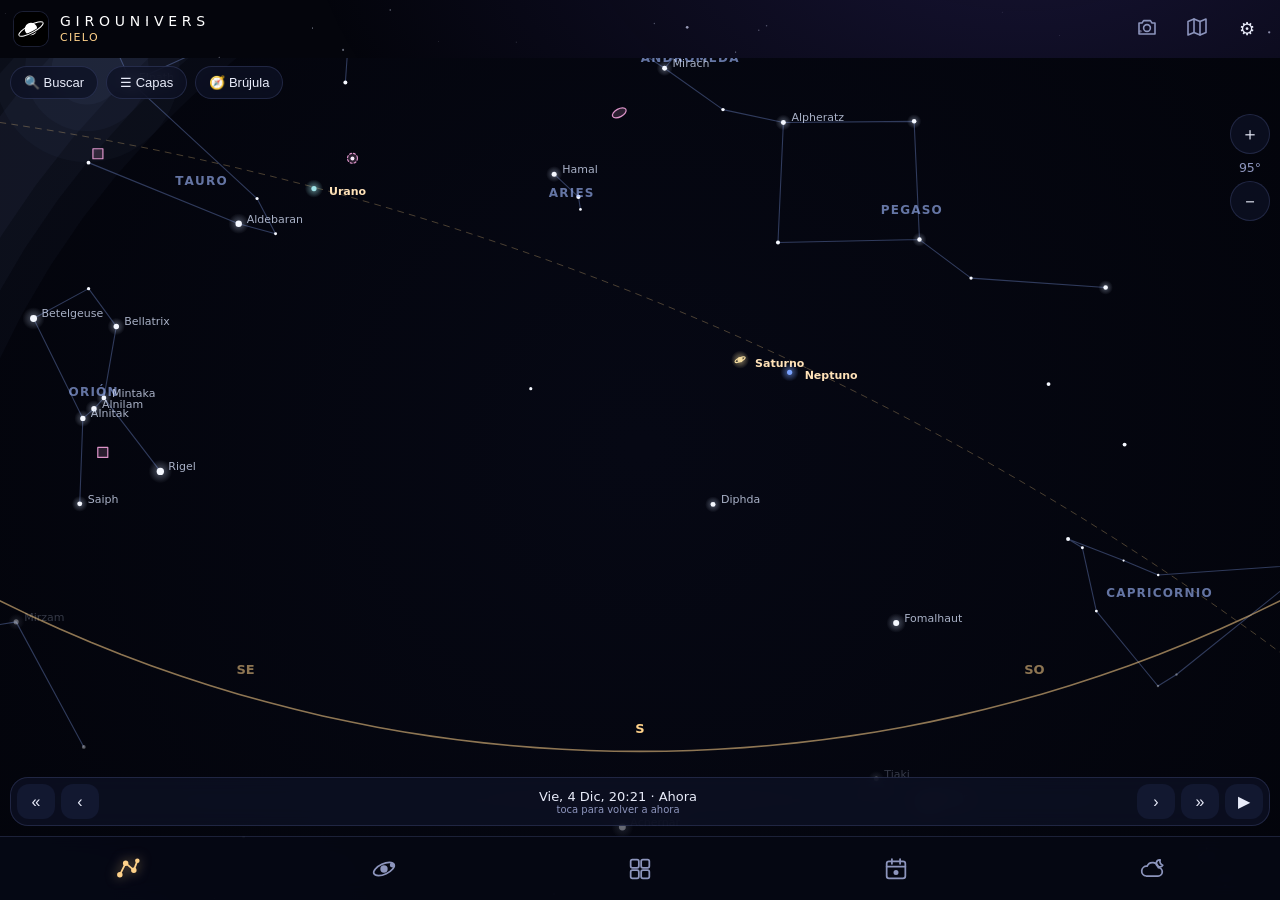
<file: index.html>
<!doctype html>
<html lang="es">
<head>
<meta charset="utf-8">
<meta name="viewport" content="width=device-width, initial-scale=1, maximum-scale=1, user-scalable=no, viewport-fit=cover">
<meta name="theme-color" content="#04050c">
<title>Girounivers</title>
<link rel="manifest" href="manifest.webmanifest">
<meta name="apple-mobile-web-app-capable" content="yes">
<meta name="mobile-web-app-capable" content="yes">
<meta name="apple-mobile-web-app-status-bar-style" content="black-translucent">
<meta name="apple-mobile-web-app-title" content="Girounivers">
<link rel="apple-touch-icon" href="icons/apple-touch-icon.png">
<link rel="icon" href="icons/icon-192.png">
<link rel="stylesheet" href="css/app.css">
</head>
<body>
<canvas id="bg"></canvas>

<div id="splash"><svg viewBox="0 0 512 512" class="logo-svg" aria-hidden="true">
  <g transform="rotate(-28 256 256)"><defs><clipPath id="cb"><rect x="0" y="0" width="512" height="256"/></clipPath><clipPath id="cf"><rect x="0" y="256" width="512" height="256"/></clipPath></defs>
  <ellipse cx="256" cy="256" rx="205" ry="58" fill="none" stroke="#fff" stroke-width="14" clip-path="url(#cb)"/>
  <circle cx="256" cy="256" r="94" fill="#fff"/>
  <ellipse cx="256" cy="256" rx="205" ry="58" fill="none" stroke="#000" stroke-width="38" clip-path="url(#cf)"/>
  <ellipse cx="256" cy="256" rx="205" ry="58" fill="none" stroke="#fff" stroke-width="14" clip-path="url(#cf)"/></g></svg>
  <div class="splash-title">GIROUNIVERS</div></div>

<div id="app">
  <header id="top">
    <svg viewBox="0 0 512 512" class="logo-mini" aria-hidden="true"><rect width="512" height="512" rx="110" fill="#000"/>
      <g transform="rotate(-28 256 256)"><defs><clipPath id="mb"><rect x="0" y="0" width="512" height="256"/></clipPath><clipPath id="mf"><rect x="0" y="256" width="512" height="256"/></clipPath></defs>
      <ellipse cx="256" cy="256" rx="205" ry="58" fill="none" stroke="#fff" stroke-width="16" clip-path="url(#mb)"/><circle cx="256" cy="256" r="94" fill="#fff"/>
      <ellipse cx="256" cy="256" rx="205" ry="58" fill="none" stroke="#000" stroke-width="42" clip-path="url(#mf)"/><ellipse cx="256" cy="256" rx="205" ry="58" fill="none" stroke="#fff" stroke-width="16" clip-path="url(#mf)"/></g></svg>
    <div class="brand"><span>GIROUNIVERS</span><small id="page-title">Cielo</small></div>
    <button class="icon-btn hd" data-tab="retos" aria-label="Retos"><svg viewBox="0 0 24 24"><path d="M4 8h3l1.6-2.4h6.8L17 8h3v11H4z" fill="none"/><circle cx="12" cy="13" r="3.4" fill="none"/></svg></button>
    <button class="icon-btn hd" data-tab="luz" aria-label="Mapa"><svg viewBox="0 0 24 24"><path d="M3 6.5 9 4l6 2.5L21 4v13.5L15 20l-6-2.5L3 20z" fill="none"/><path d="M9 4v13.5M15 6.5V20" fill="none"/></svg></button>
    <button class="icon-btn" id="btn-settings" aria-label="Ajustes">⚙</button>
  </header>

  <main id="main">
    <section class="view" id="view-cielo"></section>
    <section class="view" id="view-sistema"></section>
    <section class="view" id="view-catalogo"></section>
    <section class="view" id="view-retos"></section>
    <section class="view" id="view-agenda"></section>
    <section class="view" id="view-tiempo"></section>
    <section class="view" id="view-luz"></section>
  </main>

  <nav id="nav">
    <button data-tab="cielo"><svg viewBox="0 0 24 24"><circle cx="5" cy="17" r="1.6"/><circle cx="10" cy="7" r="1.6"/><circle cx="17" cy="13" r="1.6"/><circle cx="20" cy="5" r="1.2"/><path d="M5 17l5-10 7 6 3-8" fill="none"/></svg></button>
    <button data-tab="sistema"><svg viewBox="0 0 24 24"><circle cx="12" cy="12" r="2.4"/><ellipse cx="12" cy="12" rx="9.5" ry="4.5" fill="none" transform="rotate(-25 12 12)"/><circle cx="19" cy="8.6" r="1.3"/></svg></button>
    <button data-tab="catalogo"><svg viewBox="0 0 24 24"><rect x="4" y="4" width="7" height="7" rx="1.5" fill="none"/><rect x="13" y="4" width="7" height="7" rx="1.5" fill="none"/><rect x="4" y="13" width="7" height="7" rx="1.5" fill="none"/><rect x="13" y="13" width="7" height="7" rx="1.5" fill="none"/></svg></button>
    <button data-tab="agenda"><svg viewBox="0 0 24 24"><rect x="4" y="5.5" width="16" height="14.5" rx="2" fill="none"/><path d="M4 10h16M8.5 3.5v4M15.5 3.5v4" fill="none"/><circle cx="12" cy="15" r="1.4"/></svg></button>
    <button data-tab="tiempo"><svg viewBox="0 0 24 24"><path d="M7 18h10a3.6 3.6 0 0 0 .4-7.2A5 5 0 0 0 7.8 9.6 4.2 4.2 0 0 0 7 18z" fill="none"/><path d="M19 4.2a3 3 0 1 0 2.2 4.6A3.6 3.6 0 0 1 19 4.2z" fill="none"/></svg></button>
  </nav>
</div>

<script src="js/i18n.js"></script>
<script src="js/astro.js"></script>
<script src="js/data.js"></script>
<script src="js/util.js"></script>
<script src="js/messier.js"></script>
<script src="js/groups.js"></script>
<script src="js/texts.js"></script>
<script src="js/store.js"></script>
<script src="js/photoui.js"></script>
<script src="js/sky.js"></script>
<script src="js/solar.js"></script>
<script src="js/catalog.js"></script>
<script src="js/challenges.js"></script>
<script src="js/agenda.js"></script>
<script src="js/weather.js"></script>
<script src="js/luz.js"></script>
<script src="js/notify.js"></script>
<script src="js/main.js"></script>
</body>
</html>
</file>
<file: css/app.css>
:root {
  --bg: #04050c; --panel: rgba(13, 17, 36, .78); --panel2: rgba(22, 28, 56, .72);
  --line: rgba(150, 170, 255, .16); --text: #e9ecfa; --muted: #8d95bd;
  --gold: #ffd28a; --cyan: #86c9ff; --violet: #a893ff; --danger: #ff7b8b;
  --r: 16px; --nav: 64px;
}
* { box-sizing: border-box; -webkit-tap-highlight-color: transparent; }
html, body { margin: 0; height: 100%; background: var(--bg); color: var(--text); overflow: hidden; overscroll-behavior: none;
  font-family: system-ui, -apple-system, "Segoe UI", Roboto, sans-serif; font-size: 15px; -webkit-user-select: none; user-select: none; }
input, textarea, select { -webkit-user-select: text; user-select: text; }
#bg { position: fixed; inset: 0; z-index: 0; }
#app { position: fixed; inset: 0; display: flex; flex-direction: column; z-index: 1;
  background: radial-gradient(1200px 700px at 80% -10%, rgba(88, 70, 190, .22), transparent 60%), radial-gradient(900px 600px at -10% 110%, rgba(40, 110, 190, .18), transparent 60%); }

/* cabecera */
#top { display: flex; align-items: center; gap: 12px; padding: 10px 14px; padding-top: max(10px, env(safe-area-inset-top)); flex: none; }
.logo-mini { width: 34px; height: 34px; border-radius: 9px; flex: none; box-shadow: 0 0 0 1px var(--line); }
.brand { flex: 1; display: flex; flex-direction: column; line-height: 1.1; }
.brand span { letter-spacing: .34em; font-weight: 300; font-size: 14px; color: #fff; }
.brand small { color: var(--gold); letter-spacing: .12em; font-size: 11px; text-transform: uppercase; margin-top: 3px; }
.icon-btn { background: transparent; border: 0; color: var(--text); font-size: 18px; width: 38px; height: 38px; border-radius: 50%; cursor: pointer; }
.icon-btn:active { background: var(--panel2); }
.icon-btn.round { background: var(--panel); border: 1px solid var(--line); width: 40px; height: 40px; }

/* vistas */
#main { position: relative; flex: 1; min-height: 0; overflow: hidden; }
.view { position: absolute; inset: 0; display: none; }
.view.active { display: block; }
.scroll { position: absolute; inset: 0; overflow-y: auto; padding: 0 14px 90px; -webkit-overflow-scrolling: touch; }

/* navegación inferior */
#nav { flex: none; display: flex; height: calc(var(--nav) + env(safe-area-inset-bottom)); padding-bottom: env(safe-area-inset-bottom); background: rgba(6, 8, 20, .92); border-top: 1px solid var(--line); backdrop-filter: blur(10px); }
#nav button { flex: 1; background: none; border: 0; color: var(--muted); display: flex; flex-direction: column; align-items: center; justify-content: center; gap: 3px; cursor: pointer; }
#nav svg { width: 28px; height: 28px; stroke: currentColor; fill: currentColor; stroke-width: 1.5; stroke-linecap: round; stroke-linejoin: round; }
#nav button.active { color: var(--gold); }
#nav button.active svg { filter: drop-shadow(0 0 6px rgba(255, 210, 138, .6)); }

/* portada */
#splash { position: fixed; inset: 0; background: #000; z-index: 50; display: flex; flex-direction: column; align-items: center; justify-content: center; gap: 22px; transition: opacity .6s; }
#splash.hide { opacity: 0; pointer-events: none; }
.logo-svg { width: 130px; height: 130px; animation: float 3s ease-in-out infinite; }
.splash-title { letter-spacing: .5em; font-weight: 200; font-size: 17px; color: #fff; padding-left: .5em; }
@keyframes float { 50% { transform: translateY(-6px); } }

/* controles sobre el mapa */
canvas#sky-canvas, canvas#solar-canvas { position: absolute; inset: 0; display: block; }
.sky-top { position: absolute; top: 8px; left: 10px; right: 10px; display: flex; gap: 8px; flex-wrap: wrap; z-index: 3; pointer-events: none; }
.sky-top > * { pointer-events: auto; }
.chip-btn { background: var(--panel); border: 1px solid var(--line); color: var(--text); border-radius: 999px; padding: 8px 13px; font-size: 13px; cursor: pointer; backdrop-filter: blur(8px); }
.chip-btn.on, .chip-btn:active { border-color: var(--cyan); color: var(--cyan); }
.sky-zoom { position: absolute; right: 10px; top: 56px; display: flex; flex-direction: column; align-items: center; gap: 6px; z-index: 3; }
.sky-time { position: absolute; left: 10px; right: 10px; bottom: 10px; z-index: 3; display: flex; align-items: stretch; gap: 6px; background: var(--panel); border: 1px solid var(--line); border-radius: 18px; padding: 6px; backdrop-filter: blur(10px); }
.sky-time button { background: var(--panel2); border: 0; color: var(--text); border-radius: 12px; min-width: 38px; font-size: 16px; padding: 8px 6px; cursor: pointer; }
.sky-time button.on { color: var(--bg); background: var(--cyan); }
.tcenter { flex: 1; display: flex; flex-direction: column; justify-content: center; align-items: center; text-align: center; font-size: 13px; cursor: pointer; min-width: 0; }
.tcenter small { color: var(--muted); font-size: 10px; }
.tcenter span { text-transform: capitalize; }
.solar-note { position: absolute; left: 0; right: 0; bottom: 72px; text-align: center; color: var(--muted); font-size: 11px; z-index: 2; pointer-events: none; }

/* hojas de información */
.sheet { position: absolute; left: 10px; right: 10px; bottom: 70px; z-index: 4; background: var(--panel); border: 1px solid var(--line); border-radius: 18px; padding: 12px 14px; backdrop-filter: blur(12px);
  transform: translateY(130%); transition: transform .25s ease; max-height: 48%; overflow: auto; }
.sheet:not(.open) { pointer-events: none; visibility: hidden; }
.sheet.open { transform: none; }
.sky-info-main { display: flex; justify-content: space-between; align-items: flex-start; gap: 8px; }
.sky-info-title { font-size: 18px; font-weight: 600; letter-spacing: .02em; }
.sky-info-lines { margin: 6px 0 8px; font-size: 13.5px; color: #cfd6f6; display: grid; gap: 3px; }
.row-btns { display: flex; gap: 8px; flex-wrap: wrap; align-items: center; margin: 8px 0 2px; }
.row-btns.end { justify-content: flex-end; }
.inline { display: contents; }
.kvs { display: grid; gap: 0; }
.kv { display: flex; justify-content: space-between; gap: 14px; padding: 9px 0; border-bottom: 1px solid var(--line); font-size: 14px; }
.kv b { font-weight: 500; text-align: right; }

/* botones y formularios */
.btn { background: var(--panel2); border: 1px solid var(--line); color: var(--text); border-radius: 12px; padding: 11px 16px; font-size: 14px; cursor: pointer; }
.btn.small { padding: 7px 12px; font-size: 13px; border-radius: 999px; }
.btn.primary { background: linear-gradient(135deg, #ffd28a, #ffb067); color: #1a1205; border: 0; font-weight: 600; }
.btn.ghost { background: transparent; }
.btn.danger { color: var(--danger); border-color: rgba(255, 123, 139, .4); }
.btn:active { opacity: .8; }
.muted { color: var(--muted); } .small { font-size: 12.5px; }
.form { display: grid; gap: 12px; }
.form label { display: grid; gap: 6px; font-size: 12.5px; color: var(--muted); letter-spacing: .03em; }
.form h4 { margin: 8px 0 0; color: var(--gold); font-weight: 500; letter-spacing: .1em; text-transform: uppercase; font-size: 12px; }
input[type=text], input[type=number], input[type=search], input[type=datetime-local], textarea, select {
  width: 100%; background: rgba(8, 11, 26, .85); border: 1px solid var(--line); color: var(--text); border-radius: 12px; padding: 11px 12px; font: inherit; font-size: 15px; outline: none; }
input:focus, textarea:focus, select:focus { border-color: var(--cyan); }
textarea { resize: vertical; line-height: 1.45; }
.row2 { display: grid; grid-template-columns: 1fr 1fr; gap: 8px; }
.row2.extra { grid-template-columns: 1fr 1.4fr auto; align-items: center; }
select { appearance: none; }

/* catálogo / listas */
.catalog-top { position: sticky; top: 0; z-index: 5; padding: 6px 0 8px; background: linear-gradient(180deg, rgba(4, 5, 12, .96) 70%, rgba(4, 5, 12, 0)); display: grid; gap: 10px; }
.chips { display: flex; gap: 8px; overflow-x: auto; scrollbar-width: none; padding-bottom: 2px; }
.chips::-webkit-scrollbar { display: none; }
.chip { flex: none; background: var(--panel); border: 1px solid var(--line); color: var(--muted); border-radius: 999px; padding: 7px 13px; font-size: 13px; cursor: pointer; }
.chip.on { color: #1a1205; background: var(--gold); border-color: var(--gold); font-weight: 600; }
.count { padding-left: 2px; }
.grid { display: grid; grid-template-columns: repeat(2, 1fr); gap: 10px; }
@media (min-width: 640px) { .grid { grid-template-columns: repeat(3, 1fr); } }
.card { position: relative; text-align: left; color: var(--text); background-color: var(--panel); background-size: cover; background-position: center; border: 1px solid var(--line); border-radius: var(--r); min-height: 132px; padding: 0; overflow: hidden; cursor: pointer; display: flex; flex-direction: column; justify-content: flex-end; }
.card .glyph { position: absolute; top: 14px; left: 14px; font-size: 34px; opacity: .9; text-shadow: 0 0 18px currentColor; }
.glyph.big { font-size: 40px; position: static; text-shadow: 0 0 18px currentColor; }
.card-txt { padding: 10px 12px; display: grid; gap: 2px; }
.card-txt b { font-weight: 600; font-size: 15px; } .card-txt small { color: var(--muted); font-size: 11.5px; }
.badge { position: absolute; top: 8px; right: 8px; background: var(--cyan); color: #04101c; border-radius: 50%; width: 22px; height: 22px; display: grid; place-items: center; font-size: 12px; font-weight: 700; }
.dots { display: flex; gap: 3px; margin-top: 5px; } .dots i { width: 14px; height: 3px; border-radius: 2px; background: rgba(255, 255, 255, .14); } .dots i.on { background: var(--gold); }
.empty { color: var(--muted); text-align: center; padding: 28px 10px; grid-column: 1/-1; }
.fab { position: absolute; right: 16px; bottom: 16px; width: 54px; height: 54px; border-radius: 50%; border: 0; background: linear-gradient(135deg, #ffd28a, #ffb067); color: #1a1205; font-size: 28px; box-shadow: 0 6px 24px rgba(255, 176, 103, .35); cursor: pointer; z-index: 6; }

/* ficha */
.entry { display: grid; gap: 4px; }
.entry-head { display: flex; align-items: center; gap: 14px; }
.sec { margin-top: 10px; } .sec h4 { margin: 0 0 6px; color: var(--gold); font-weight: 500; letter-spacing: .1em; text-transform: uppercase; font-size: 12px; }
.prose { margin: 0; line-height: 1.55; white-space: pre-wrap; color: #dfe4fb; -webkit-user-select: text; user-select: text; }
.placeholder { margin: 0; color: #5f678f; font-style: italic; font-size: 13.5px; }
.gallery .thumbs { display: grid; grid-template-columns: repeat(3, 1fr); gap: 8px; }
.thumb { position: relative; padding: 0; border: 1px solid var(--line); border-radius: 12px; overflow: hidden; aspect-ratio: 1; background: #000; cursor: pointer; }
.thumb img { width: 100%; height: 100%; object-fit: cover; display: block; }
.thumb span { position: absolute; left: 0; right: 0; bottom: 0; font-size: 10px; padding: 12px 4px 3px; color: #fff; background: linear-gradient(transparent, rgba(0, 0, 0, .8)); text-align: center; }
.empty-thumbs { grid-column: 1/-1; color: #5f678f; font-size: 13.5px; font-style: italic; padding: 2px 0; }
.gallery-actions { margin-top: 10px; }
.form-photo, .photo-big { width: 100%; max-height: 42vh; object-fit: contain; border-radius: 12px; background: #000; }
.photo-big { max-height: 58vh; }
.photo-meta { display: grid; gap: 6px; margin-top: 12px; font-size: 14px; } .photo-meta a { color: var(--cyan); } .photo-meta .note { margin: 4px 0 0; color: #cfd6f6; white-space: pre-wrap; }

/* retos */
.summary { display: flex; align-items: center; gap: 14px; background: var(--panel); border: 1px solid var(--line); border-radius: var(--r); padding: 12px 14px; }
.ring { --p: 0; width: 58px; height: 58px; border-radius: 50%; display: grid; place-items: center; background: conic-gradient(var(--gold) calc(var(--p) * 1%), rgba(255, 255, 255, .1) 0); position: relative; flex: none; }
.ring::before { content: ''; position: absolute; inset: 5px; background: #0a0d1f; border-radius: 50%; } .ring b { position: relative; font-size: 13px; }
.chal-list { display: grid; gap: 10px; margin-top: 4px; }
.chal { background: var(--panel); border: 1px solid var(--line); border-radius: var(--r); overflow: hidden; }
.chal.done { border-color: rgba(255, 210, 138, .4); }
.chal-head { width: 100%; display: flex; align-items: center; gap: 12px; padding: 12px 14px; background: none; border: 0; color: var(--text); text-align: left; cursor: pointer; }
.check { width: 24px; height: 24px; border-radius: 50%; border: 1.5px solid var(--muted); display: grid; place-items: center; font-size: 13px; flex: none; color: #1a1205; }
.chal.done .check { background: var(--gold); border-color: var(--gold); }
.chal-title { flex: 1; display: grid; gap: 2px; min-width: 0; }
.stars { color: var(--gold); font-size: 11px; letter-spacing: 1px; } .chev { color: var(--muted); }
.chal-body { padding: 0 14px 14px; display: grid; gap: 10px; } .chal-body p { margin: 0; line-height: 1.5; color: #d2d8f5; } .tip { color: var(--cyan) !important; font-size: 13.5px; }

/* agenda */
.ev-list { display: grid; gap: 8px; }
.month { margin: 16px 2px 2px; text-transform: none; color: var(--gold); font-weight: 500; letter-spacing: .08em; font-size: 13px; }
.ev { display: flex; align-items: center; gap: 12px; width: 100%; text-align: left; color: var(--text); background: var(--panel); border: 1px solid var(--line); border-left: 3px solid var(--violet); border-radius: 14px; padding: 10px 12px; cursor: pointer; }
.ev.t-lluvia { border-left-color: #7fe0ff; } .ev.t-luna { border-left-color: #dfe4ff; } .ev.t-planeta { border-left-color: var(--gold); } .ev.t-eclipse { border-left-color: #ff8f7a; } .ev.t-estacion { border-left-color: #8cf0a8; } .ev.t-mio { border-left-color: #ff9fe0; }
.ev-date { width: 42px; text-align: center; display: grid; line-height: 1.1; } .ev-date b { font-size: 20px; font-weight: 600; } .ev-date small { color: var(--muted); text-transform: uppercase; font-size: 11px; }
.ev-main { flex: 1; display: grid; gap: 3px; min-width: 0; } .ev-main b { font-weight: 500; font-size: 14.5px; } .ev-main small { text-transform: capitalize; }
.ev-in { color: var(--cyan); font-size: 12px; white-space: nowrap; }

/* modales */
.modal-back { position: fixed; inset: 0; background: rgba(0, 0, 0, .6); z-index: 40; display: flex; align-items: flex-end; opacity: 0; transition: opacity .2s; }
.modal-back.open { opacity: 1; }
.modal { width: 100%; max-height: 88%; display: flex; flex-direction: column; background: #0a0d1f; border: 1px solid var(--line); border-bottom: 0; border-radius: 22px 22px 0 0; transform: translateY(40px); transition: transform .22s; }
.modal-back.open .modal { transform: none; }
.modal.full { height: 94%; max-height: 94%; }
.modal-head { display: flex; align-items: center; justify-content: space-between; padding: 8px 8px 4px 18px; flex: none; }
.modal-head h3 { margin: 0; font-weight: 500; letter-spacing: .04em; font-size: 17px; }
.modal-body { overflow-y: auto; padding: 8px 18px 18px; flex: 1; -webkit-overflow-scrolling: touch; }
.modal-actions { flex: none; display: flex; gap: 10px; justify-content: flex-end; padding: 10px 18px calc(12px + env(safe-area-inset-bottom)); border-top: 1px solid var(--line); }
.list { display: grid; margin-top: 10px; } .list-item { display: flex; justify-content: space-between; gap: 10px; align-items: center; background: none; border: 0; border-bottom: 1px solid var(--line); color: var(--text); padding: 13px 4px; text-align: left; cursor: pointer; font-size: 15px; }
.toggle { display: flex !important; justify-content: space-between; align-items: center; padding: 12px 0; border-bottom: 1px solid var(--line); font-size: 15px; color: var(--text) !important; position: relative; }
.toggle input { position: absolute; opacity: 0; width: 100%; height: 100%; left: 0; top: 0; margin: 0; }
.toggle i { width: 44px; height: 26px; background: #2a3050; border-radius: 99px; position: relative; flex: none; transition: .2s; }
.toggle i::after { content: ''; position: absolute; width: 20px; height: 20px; left: 3px; top: 3px; border-radius: 50%; background: #fff; transition: .2s; }
.toggle input:checked + i { background: var(--cyan); } .toggle input:checked + i::after { transform: translateX(18px); }
#toast { position: fixed; left: 50%; bottom: 96px; transform: translate(-50%, 20px); background: #1d2342; border: 1px solid var(--line); padding: 10px 16px; border-radius: 99px; z-index: 80; opacity: 0; transition: .25s; pointer-events: none; font-size: 14px; max-width: 86%; text-align: center; }
#toast.show { opacity: 1; transform: translate(-50%, 0); }
::-webkit-scrollbar { width: 0; }

/* v3: tarjetas con portada, icono Saturno, estrella de portada */
.saturn-ico { width: 1em; height: 1em; display: block; }
.glyph { line-height: 1; }
.card.has-cover { background-size: cover; background-position: center; }
.thumb .cover-star { position: absolute; top: 4px; right: 6px; color: var(--gold); font-style: normal; text-shadow: 0 0 6px #000; font-size: 15px; }
.thumb img.broken, .form-photo.broken, .photo-big.broken { background: repeating-linear-gradient(45deg, #151a33, #151a33 8px, #1b2142 8px, #1b2142 16px); min-height: 80px; }
.row-btns .btn.small { white-space: nowrap; }

.sortbar { display: flex; align-items: center; gap: 6px; }
.seg { background: var(--panel); border: 1px solid var(--line); color: var(--muted); border-radius: 8px; padding: 5px 11px; font-size: 12.5px; cursor: pointer; }
.seg.on { color: var(--cyan); border-color: var(--cyan); }
.grp-h { grid-column: 1 / -1; display: flex; align-items: center; gap: 8px; background: none; border: 0; border-bottom: 1px solid var(--line); color: var(--text); font-size: 13px; letter-spacing: .04em; text-transform: uppercase; padding: 8px 2px 5px; margin-top: 6px; cursor: pointer; text-align: left; }
.grp-h .chev { color: var(--cyan); width: 12px; }
.grp-h em { margin-left: auto; font-style: normal; color: var(--muted); font-size: 12px; }

.ev.t-oposicion { border-left-color: #ffb86b; } .ev.t-posicion { border-left-color: #b39bff; }

#nav button { min-width: 0; }
.wx { padding-top: 6px; }
.wx-top { display: flex; align-items: center; justify-content: space-between; gap: 10px; margin: 8px 0 10px; }
.wx-warn { background: rgba(255, 210, 138, .1); border: 1px solid rgba(255, 210, 138, .35); color: var(--gold); border-radius: 10px; padding: 8px 12px; font-size: 13px; margin-bottom: 10px; }
.wx-hero { display: flex; align-items: center; gap: 16px; background: var(--panel); border: 1px solid var(--line); border-radius: 18px; padding: 14px 16px; }
.wx-ring { width: 96px; height: 96px; flex: none; }
.wx-label { font-size: 24px; font-weight: 700; line-height: 1.1; margin: 2px 0 6px; }
.wx-hero-txt .small { margin-top: 2px; }
.wx-moon { margin: 10px 2px; }
.wx-card { background: var(--panel); border: 1px solid var(--line); border-radius: 16px; padding: 12px; margin: 10px 0; }
.wx-scroll { overflow-x: auto; padding-bottom: 4px; }
.wx-bars { display: flex; gap: 4px; min-width: max-content; margin-top: 8px; }
.wx-col { width: 34px; flex: none; display: flex; flex-direction: column; align-items: center; gap: 2px; }
.wx-bar { height: 70px; width: 100%; background: rgba(150, 170, 255, .08); border-radius: 6px; display: flex; align-items: flex-end; overflow: hidden; }
.wx-bar i { display: block; width: 100%; border-radius: 6px 6px 0 0; opacity: .85; }
.wx-tbl { border-collapse: collapse; margin-top: 6px; font-size: 12px; min-width: max-content; }
.wx-tbl th { text-align: left; color: var(--muted); font-weight: 500; width: 52px; min-width: 52px; padding: 3px 0; }
.wx-sp { width: 52px; flex: none; }
.wx-tbl td { text-align: center; width: 34px; min-width: 34px; padding: 3px 0; }
.wx-h { margin: 14px 2px 6px; font-size: 13px; letter-spacing: .06em; text-transform: uppercase; color: var(--muted); }
.wx-nights { display: flex; flex-direction: column; gap: 6px; }
.wx-night { display: flex; align-items: center; gap: 12px; background: var(--panel); border: 1px solid var(--line); border-radius: 12px; padding: 10px 12px; color: var(--text); text-align: left; cursor: pointer; }
.wx-night.on { border-color: var(--cyan); }
.wx-day { flex: 1; text-transform: capitalize; }
.wx-sc { min-width: 40px; text-align: center; border: 1px solid; border-radius: 999px; padding: 3px 0; font-weight: 700; font-size: 14px; }

.icon-btn svg { width: 24px; height: 24px; stroke: currentColor; fill: none; stroke-width: 1.6; stroke-linecap: round; stroke-linejoin: round; }
.icon-btn.hd { color: var(--muted); }
.icon-btn.hd.active { color: var(--gold); }
#lz-canvas { position: absolute; inset: 0; touch-action: none; display: block; }
.lz-legend { position: absolute; left: 12px; top: 10px; display: flex; align-items: center; gap: 6px; font-size: 11px; color: var(--muted); background: rgba(4, 5, 12, .7); padding: 5px 9px; border-radius: 999px; border: 1px solid var(--line); }
.lz-legend i { width: 70px; height: 8px; border-radius: 4px; background: linear-gradient(90deg, #02030a, #3a2a10, #ffb347, #fff3c4); }
.lz-tools { position: absolute; right: 12px; top: 10px; display: flex; flex-direction: column; gap: 8px; }
.lz-tools .chip-btn { width: 42px; height: 42px; padding: 0; font-size: 18px; }
.lz-note { position: absolute; left: 12px; bottom: 10px; right: 70px; font-size: 11px; color: var(--muted); text-shadow: 0 0 4px #000; pointer-events: none; }
.lz-sheet { position: absolute; left: 10px; right: 10px; bottom: 10px; background: var(--panel); backdrop-filter: blur(12px); border: 1px solid var(--line); border-radius: 16px; padding: 12px 14px; display: none; flex-direction: column; gap: 6px; }
.lz-sheet.open { display: flex; }
.lz-row { display: flex; align-items: center; justify-content: space-between; }
/* mapa de contaminación lumínica v2 */
.lz-canvas { position: absolute; inset: 0; touch-action: none; display: block; }
.lz-top { position: absolute; left: 10px; right: 64px; top: 10px; display: flex; flex-direction: column; gap: 6px; pointer-events: none; }
.lz-top > * { pointer-events: auto; }
.lz-chips { display: flex; gap: 6px; flex-wrap: wrap; }
.lz-chips .chip-btn { padding: 7px 12px; background: rgba(4, 5, 12, .78); }
.lz-chips .chip-btn em { font-style: normal; color: var(--muted); font-size: 11px; }
.lz-op { align-self: flex-start; display: flex; align-items: center; gap: 8px; font-size: 11px; color: var(--muted); background: rgba(4, 5, 12, .78); border: 1px solid var(--line); border-radius: 999px; padding: 4px 10px; }
.lz-op input { width: 90px; accent-color: #86c9ff; }
.lz-tools { top: 10px; }
.lz-legend2 { position: absolute; left: 10px; right: 64px; bottom: 28px; pointer-events: none; }
.lz-lbar { display: flex; border-radius: 8px; overflow: hidden; border: 1px solid rgba(255, 255, 255, .25); }
.lz-lbar i { flex: 1; text-align: center; font-style: normal; font-size: 11px; font-weight: 700; padding: 3px 0; color: #04050c; }
.lz-lt { display: flex; justify-content: space-between; font-size: 10px; color: var(--muted); text-shadow: 0 0 4px #000; margin-top: 2px; }
.b1 { background: #14143c; color: #cfd6ff !important; } .b2 { background: #1e3caa; color: #fff !important; } .b3 { background: #1e64e1; color: #fff !important; } .b4 { background: #28af55; } .b5 { background: #e1cd28; }
.b6 { background: #f08c1e; } .b7 { background: #e63c28; color: #fff !important; } .b8 { background: #fa78af; } .b9 { background: #fff; }
.lz-note { bottom: 8px; }
.lz-binfo { display: flex; gap: 12px; align-items: center; }
.lz-b { min-width: 44px; text-align: center; font-weight: 800; font-size: 17px; padding: 8px 0; border-radius: 12px; color: #04050c; }
.lz-b.b1, .lz-b.b2, .lz-b.b3, .lz-b.b7 { color: #fff; }
.lz-info { display: flex; flex-direction: column; gap: 5px; }
.lz-thumbs { display: flex; gap: 8px; overflow-x: auto; padding-bottom: 4px; }
.lz-thumb { flex: none; width: 92px; background: none; border: 0; color: var(--text); text-align: left; padding: 0; cursor: pointer; display: flex; flex-direction: column; gap: 2px; }
.lz-thumb img { width: 92px; height: 70px; object-fit: cover; border-radius: 8px; background: #0d1124; }
.lz-thumb small { font-size: 10.5px; }
.lz-pickbox { position: relative; height: 52vh; min-height: 280px; border-radius: 12px; overflow: hidden; border: 1px solid var(--line); margin: 8px 0; }
.lz-pickbox .lz-note { right: 60px; }
.lz-readout { color: var(--muted); }
.lz-sheet { bottom: 68px; max-height: 58%; overflow-y: auto; }
.lz-lt span, .lz-note { background: rgba(4, 5, 12, .72); padding: 1px 6px; border-radius: 6px; text-shadow: none; }
.lz-note { width: fit-content; }

.lz-sheet { bottom: 34px; }

.crop-wrap { display: flex; flex-direction: column; align-items: center; gap: 10px; }
.crop-cv { touch-action: none; border-radius: 10px; border: 1px solid var(--line); background: #000; cursor: grab; max-width: 100%; }
.crop-zoom { display: flex; align-items: center; gap: 10px; width: 100%; max-width: 360px; }
.crop-zoom input { flex: 1; accent-color: #ffd28a; }
.crop-chips { display: flex; gap: 6px; flex-wrap: wrap; justify-content: center; }

.chk { display: flex; align-items: center; gap: 8px; font-size: 14px; padding: 4px 0; cursor: pointer; }
.chk.big { font-size: 15px; font-weight: 600; }
.chk input { width: 18px; height: 18px; accent-color: #ffd28a; flex: none; }
.notif-panel { gap: 6px; }
.form label.chk { display: flex; flex-direction: row; align-items: center; gap: 10px; font-size: 14px; color: var(--text); letter-spacing: 0; padding: 4px 0; }
.form label.chk.big { font-size: 15px; font-weight: 600; }
.form label.chk input[type=checkbox] { width: 20px; height: 20px; padding: 0; flex: none; }

.lz-spotrow { margin: 6px 0; }
.lz-spotrow .chip-btn { padding: 7px 12px; }

.ios-steps { padding-left: 4px; list-style: none; display: grid; gap: 10px; margin: 10px 0; line-height: 1.45; }

/* visor de fotos con deslizar */
.pv-wrap { position: relative; touch-action: pan-y; user-select: none; -webkit-user-select: none; }
.pv-wrap .photo-big { display: block; -webkit-user-drag: none; }
.pv-nav { position: absolute; top: 50%; transform: translateY(-50%); width: 38px; height: 54px; border: 0; border-radius: 12px; background: rgba(4, 5, 12, .55); color: #fff; font-size: 28px; line-height: 1; cursor: pointer; }
.pv-nav.l { left: 6px; } .pv-nav.r { right: 6px; } .pv-nav:disabled { opacity: .25; }
.pv-count { position: absolute; bottom: 8px; left: 50%; transform: translateX(-50%); padding: 3px 10px; border-radius: 99px; background: rgba(4, 5, 12, .6); font-size: 12px; color: #dfe5ff; }
.pv-tag { display: flex; align-items: center; gap: 6px; }
.pv-tag .glyph { display: inline-flex; width: 22px; height: 22px; font-size: 18px; align-items: center; justify-content: center; }
.pv-tag .saturn-ico { width: 20px; height: 20px; }

/* ficha estilo revista */
.entry-head { position: relative; }
.entry-head .grow { flex: 1; min-width: 0; }
.ent-menu { position: relative; margin-left: auto; }
.ent-menu .icon-btn { font-size: 20px; }
.ent-pop { position: absolute; right: 0; top: 44px; z-index: 5; min-width: 220px; padding: 6px; border-radius: 14px; background: #10152e; border: 1px solid var(--line); box-shadow: 0 10px 30px rgba(0, 0, 0, .6); display: grid; gap: 2px; }
.ent-pop button { display: flex; gap: 10px; align-items: center; text-align: left; padding: 11px 12px; border: 0; border-radius: 10px; background: transparent; color: var(--text, #e8ecff); font: inherit; cursor: pointer; }
.ent-pop button:active, .ent-pop button:hover { background: rgba(255, 255, 255, .07); }
.ent-pop button span { width: 20px; text-align: center; }
.mag { display: flex; flex-wrap: wrap; gap: 8px 18px; align-items: flex-start; }
.mag-cover { flex: 1 1 300px; min-width: 0; max-width: 560px; display: grid; gap: 10px; }
.mag-side { flex: 1 1 300px; min-width: 0; }
.mag-cover-btn { padding: 0; border: 1px solid var(--line); border-radius: 16px; overflow: hidden; background: #000; cursor: pointer; display: block; width: 100%; }
.mag-cover-btn img { display: block; width: 100%; max-height: 62vh; object-fit: cover; }
.mag-cover-empty { display: flex; align-items: center; justify-content: center; height: 150px; border: 1px dashed var(--line); border-radius: 16px; background: radial-gradient(circle at 70% 25%, rgba(255, 255, 255, .06), transparent 60%); }
.mag-gal { justify-self: start; }

/* recorte: la cuadrícula se puede ocultar */
.crop-cv.nogrid { }

/* mapa: lista de objetos fotografiados */
.lz-objs { display: grid; gap: 6px; max-height: 34vh; overflow-y: auto; }
.lz-obj { display: flex; align-items: center; gap: 10px; padding: 10px 12px; border: 1px solid var(--line); border-radius: 12px; background: rgba(255, 255, 255, .04); color: var(--text); font: inherit; text-align: left; cursor: pointer; }
.lz-obj .glyph, .lz-objtitle .glyph { display: inline-flex; width: 24px; height: 24px; align-items: center; justify-content: center; font-size: 19px; }
.lz-obj .saturn-ico, .lz-objtitle .saturn-ico { width: 22px; height: 22px; }
.lz-obj b { flex: 1; font-weight: 600; }
.lz-obj em { font-style: normal; color: var(--muted); font-size: 12px; }
.lz-objtitle { display: inline-flex; align-items: center; gap: 4px; flex: 1; margin-left: 6px; }
</file>
